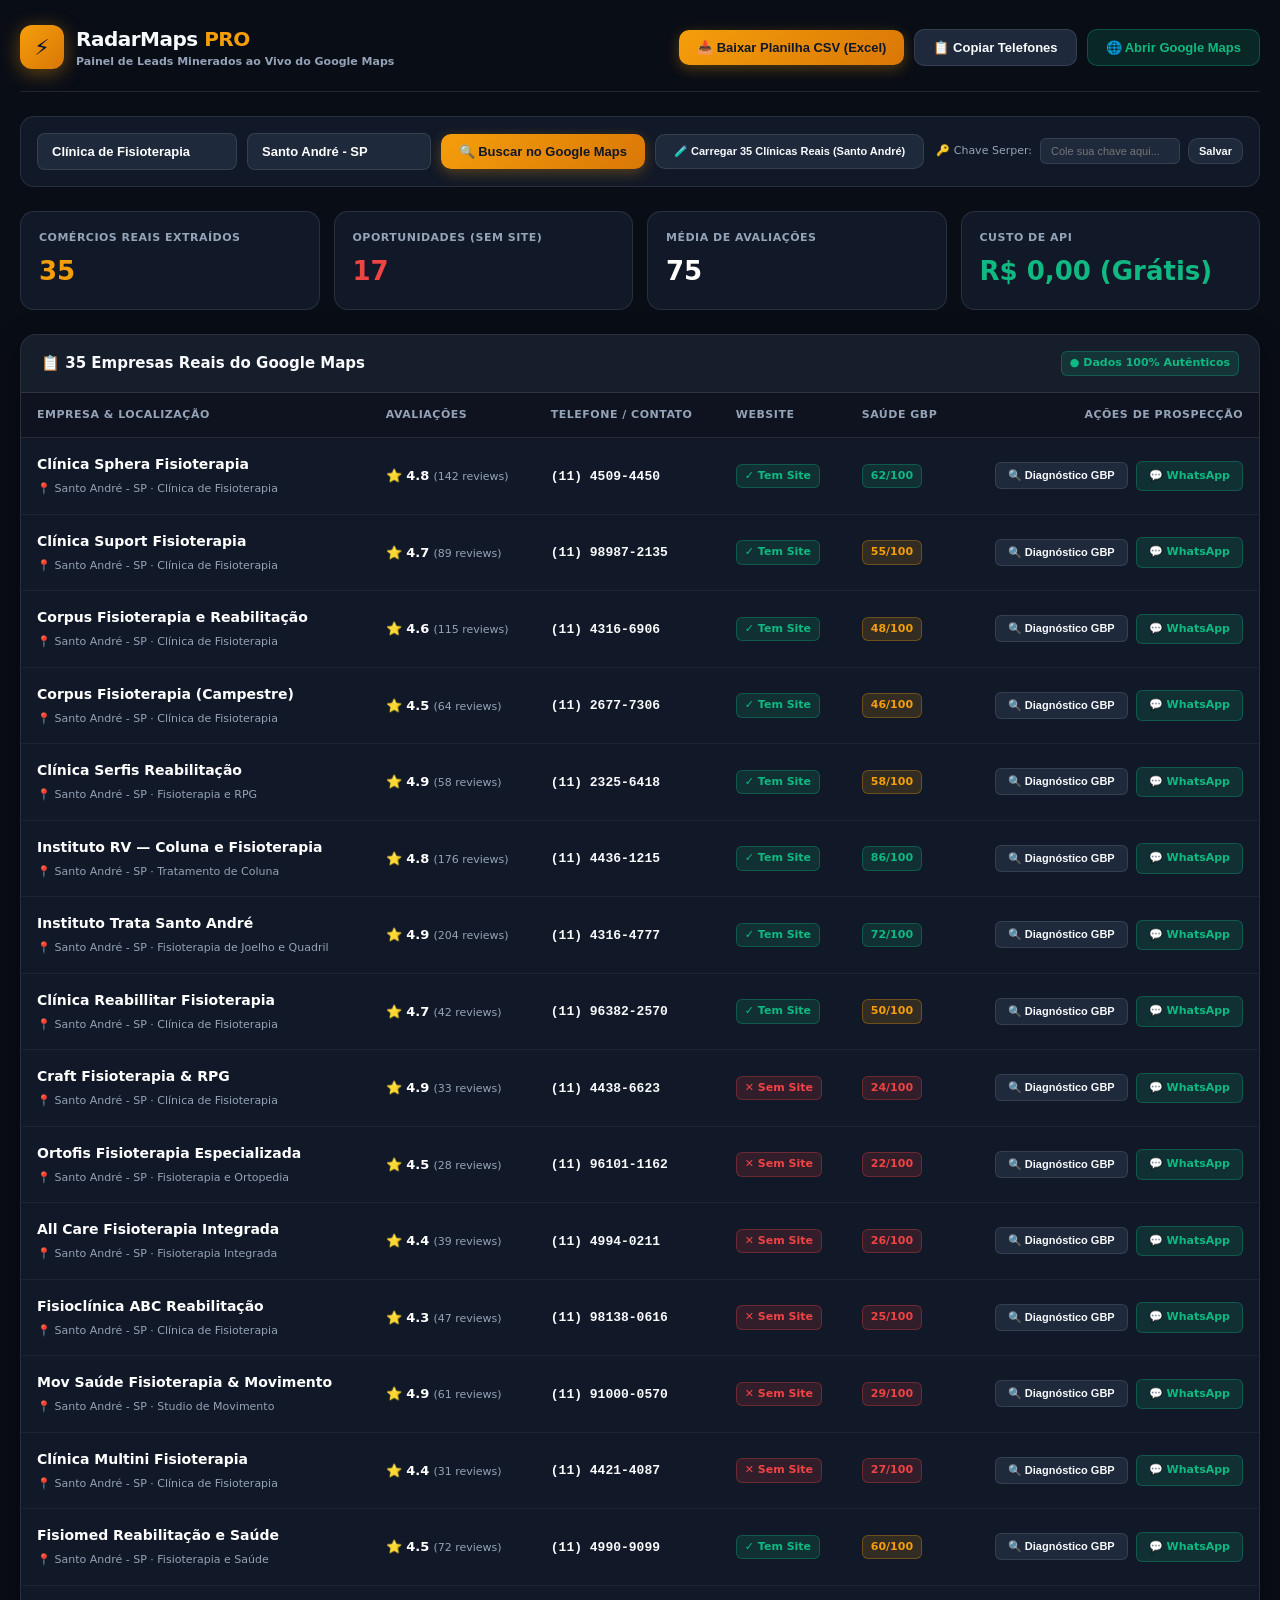
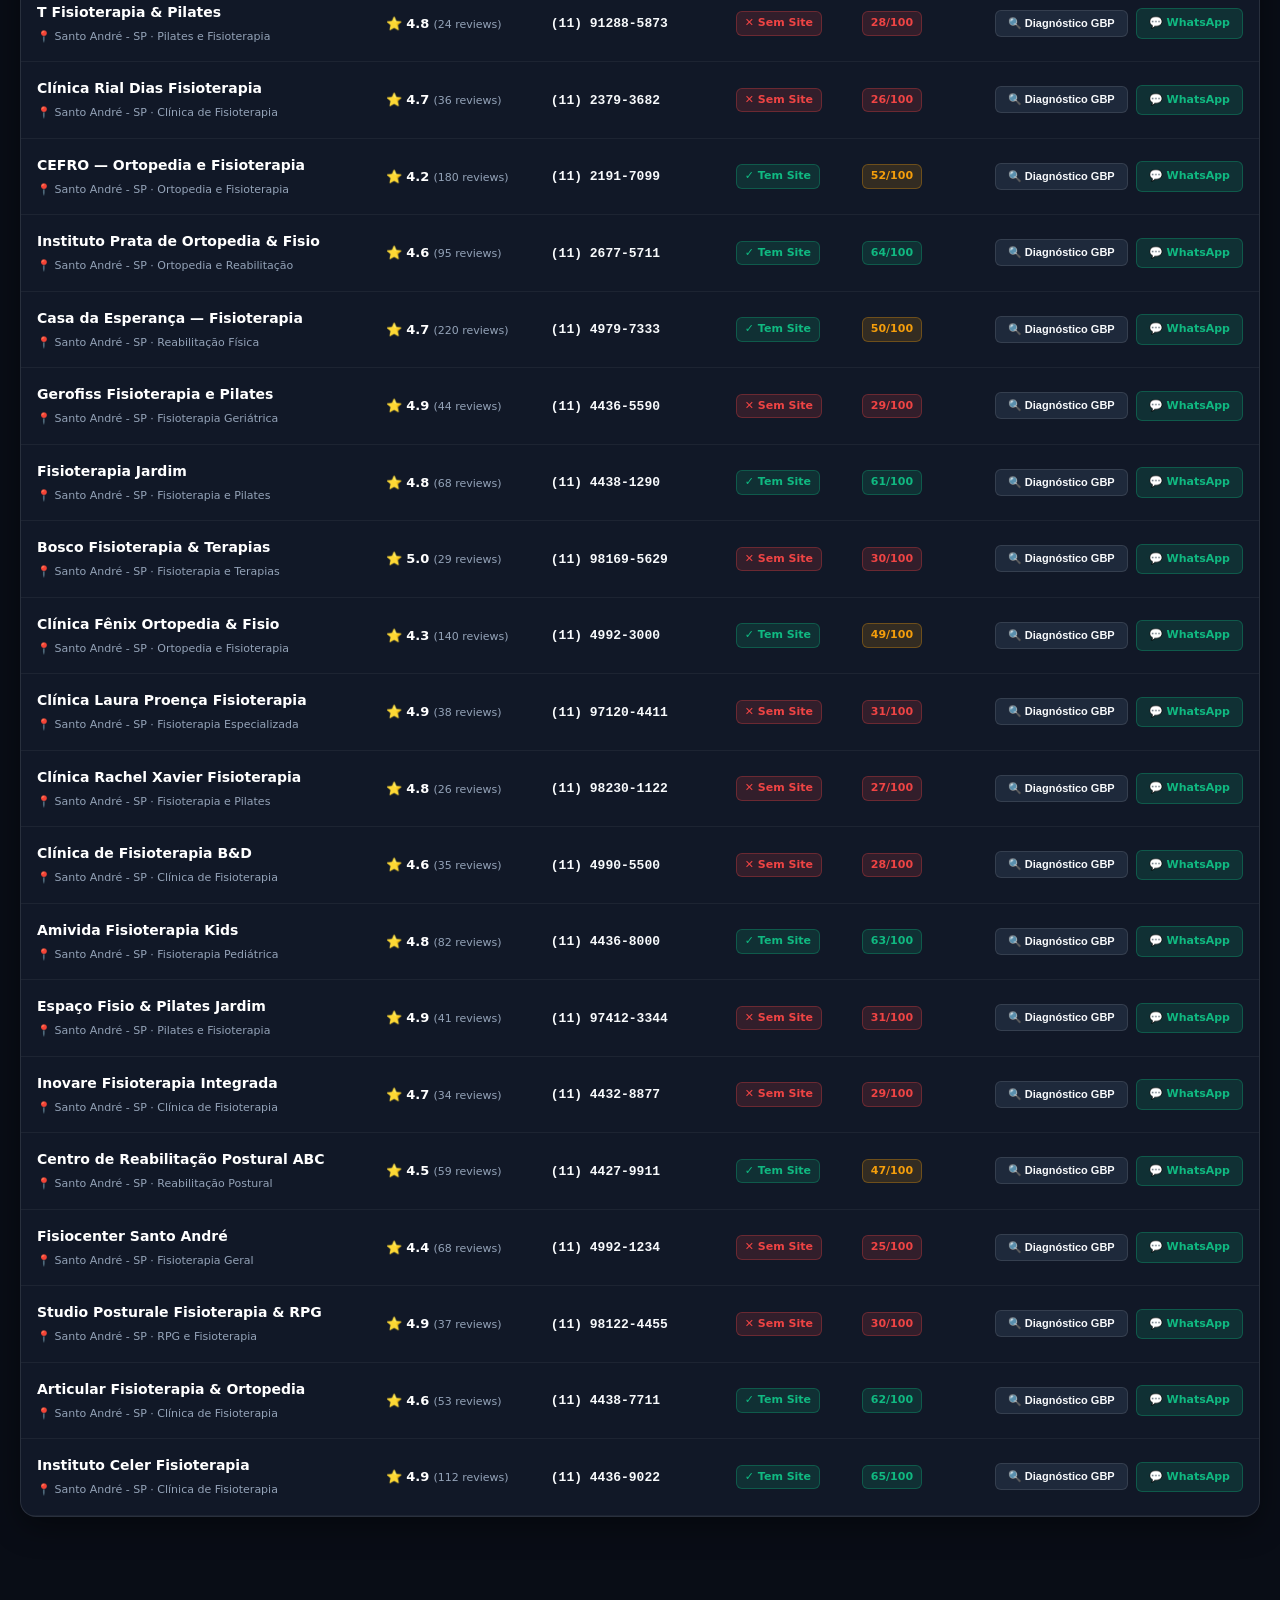
<file: extensao-chrome/export.html>
<!DOCTYPE html>
<html lang="pt-BR">
<head>
  <meta charset="UTF-8">
  <meta name="viewport" content="width=device-width, initial-scale=1.0">
  <title>RadarMaps PRO — Minerador Oficial Google Maps</title>
  <style>
    :root {
      --bg: #090d16;
      --surface: #111827;
      --surface-2: #1e293b;
      --border: rgba(255, 255, 255, 0.1);
      --primary: #f59e0b;
      --primary-hover: #d97706;
      --emerald: #10b981;
      --rose: #ef4444;
      --text: #f8fafc;
      --muted: #94a3b8;
    }
    * { box-sizing: border-box; margin: 0; padding: 0; }
    body {
      background-color: var(--bg);
      color: var(--text);
      font-family: system-ui, -apple-system, BlinkMacSystemFont, "Segoe UI", Roboto, sans-serif;
      line-height: 1.5;
      padding-bottom: 60px;
    }
    .container {
      max-width: 1300px;
      margin: 0 auto;
      padding: 24px 20px;
    }
    /* Topbar */
    .topbar {
      display: flex;
      flex-wrap: wrap;
      align-items: center;
      justify-content: space-between;
      gap: 16px;
      padding-bottom: 20px;
      border-bottom: 1px solid var(--border);
      margin-bottom: 24px;
    }
    .logo-group {
      display: flex;
      align-items: center;
      gap: 12px;
    }
    .logo-badge {
      width: 44px;
      height: 44px;
      background: linear-gradient(135deg, var(--primary), var(--primary-hover));
      border-radius: 12px;
      display: flex;
      align-items: center;
      justify-content: center;
      font-size: 22px;
      font-weight: 900;
      color: #0f172a;
      box-shadow: 0 4px 20px rgba(245, 158, 11, 0.4);
    }
    .logo-text h1 {
      font-size: 20px;
      font-weight: 800;
      letter-spacing: -0.5px;
    }
    .logo-text h1 span { color: var(--primary); }
    .logo-text p {
      font-size: 11px;
      color: var(--muted);
      font-weight: 600;
    }
    .topbar-actions {
      display: flex;
      align-items: center;
      gap: 10px;
      flex-wrap: wrap;
    }
    /* Buttons */
    .btn {
      padding: 10px 18px;
      border-radius: 10px;
      font-size: 13px;
      font-weight: 700;
      border: none;
      cursor: pointer;
      display: inline-flex;
      align-items: center;
      gap: 8px;
      text-decoration: none;
      transition: all 0.2s ease;
    }
    .btn-amber {
      background: linear-gradient(135deg, var(--primary), var(--primary-hover));
      color: #0f172a;
      box-shadow: 0 4px 14px rgba(245, 158, 11, 0.3);
    }
    .btn-amber:hover {
      filter: brightness(1.1);
      transform: translateY(-1px);
    }
    .btn-emerald {
      background: rgba(16, 185, 129, 0.15);
      color: var(--emerald);
      border: 1px solid rgba(16, 185, 129, 0.3);
    }
    .btn-emerald:hover {
      background: rgba(16, 185, 129, 0.25);
    }
    .btn-ghost {
      background: var(--surface-2);
      color: var(--text);
      border: 1px solid var(--border);
    }
    .btn-ghost:hover {
      background: rgba(255, 255, 255, 0.12);
    }
    /* Metrics Row */
    .metrics-grid {
      display: grid;
      grid-template-columns: repeat(auto-fit, minmax(200px, 1fr));
      gap: 14px;
      margin-bottom: 24px;
    }
    .metric-card {
      background: var(--surface);
      border: 1px solid var(--border);
      border-radius: 14px;
      padding: 18px;
    }
    .metric-title {
      font-size: 11px;
      font-weight: 700;
      color: var(--muted);
      text-transform: uppercase;
      letter-spacing: 0.5px;
      margin-bottom: 6px;
    }
    .metric-value {
      font-size: 26px;
      font-weight: 900;
      color: #fff;
    }
    .metric-value.amber { color: var(--primary); }
    .metric-value.rose { color: var(--rose); }
    .metric-value.emerald { color: var(--emerald); }
    /* Table Card */
    .table-card {
      background: var(--surface);
      border: 1px solid var(--border);
      border-radius: 16px;
      overflow: hidden;
      box-shadow: 0 10px 30px rgba(0, 0, 0, 0.4);
    }
    .table-header-box {
      padding: 16px 20px;
      display: flex;
      align-items: center;
      justify-content: space-between;
      border-bottom: 1px solid var(--border);
      background: rgba(255, 255, 255, 0.02);
      flex-wrap: wrap;
      gap: 12px;
    }
    .table-header-box h2 {
      font-size: 15px;
      font-weight: 800;
    }
    .table-responsive {
      overflow-x: auto;
    }
    table {
      width: 100%;
      border-collapse: collapse;
      text-align: left;
      font-size: 13px;
    }
    th {
      padding: 14px 16px;
      color: var(--muted);
      font-weight: 700;
      font-size: 11px;
      text-transform: uppercase;
      letter-spacing: 0.5px;
      border-bottom: 1px solid var(--border);
      background: rgba(0, 0, 0, 0.2);
    }
    td {
      padding: 16px;
      border-bottom: 1px solid rgba(255, 255, 255, 0.05);
      vertical-align: middle;
    }
    tr:hover td {
      background: rgba(255, 255, 255, 0.02);
    }
    .business-name {
      font-weight: 800;
      color: #fff;
      font-size: 14px;
      display: block;
      margin-bottom: 3px;
    }
    .business-meta {
      font-size: 11px;
      color: var(--muted);
    }
    .badge {
      display: inline-flex;
      align-items: center;
      gap: 4px;
      padding: 3px 8px;
      border-radius: 6px;
      font-size: 11px;
      font-weight: 700;
    }
    .badge-rose {
      background: rgba(239, 68, 68, 0.15);
      color: var(--rose);
      border: 1px solid rgba(239, 68, 68, 0.3);
    }
    .badge-emerald {
      background: rgba(16, 185, 129, 0.15);
      color: var(--emerald);
      border: 1px solid rgba(16, 185, 129, 0.3);
    }
    .badge-amber {
      background: rgba(245, 158, 11, 0.15);
      color: var(--primary);
      border: 1px solid rgba(245, 158, 11, 0.3);
    }
    .actions-cell {
      display: flex;
      align-items: center;
      gap: 8px;
      flex-wrap: wrap;
    }
    .btn-sm {
      padding: 6px 12px;
      font-size: 11px;
      border-radius: 6px;
    }
    /* Modal */
    .modal-overlay {
      position: fixed;
      inset: 0;
      background: rgba(0, 0, 0, 0.85);
      backdrop-filter: blur(8px);
      z-index: 9999;
      display: flex;
      align-items: center;
      justify-content: center;
      padding: 20px;
    }
    .modal-overlay.hidden { display: none; }
    .modal-card {
      background: var(--surface);
      border: 1px solid var(--border);
      border-radius: 16px;
      max-width: 640px;
      width: 100%;
      max-height: 90vh;
      overflow-y: auto;
      padding: 24px;
      box-shadow: 0 25px 50px rgba(0, 0, 0, 0.8);
    }
    .modal-header {
      display: flex;
      align-items: flex-start;
      justify-content: space-between;
      border-bottom: 1px solid var(--border);
      padding-bottom: 16px;
      margin-bottom: 20px;
    }
    .close-btn {
      background: transparent;
      border: none;
      color: var(--muted);
      font-size: 20px;
      cursor: pointer;
    }
    .close-btn:hover { color: #fff; }
    .pillar-card {
      display: flex;
      align-items: flex-start;
      gap: 12px;
      background: rgba(255, 255, 255, 0.03);
      border: 1px solid var(--border);
      border-radius: 10px;
      padding: 12px;
      margin-bottom: 10px;
    }
    .pillar-card.fail {
      border-color: rgba(239, 68, 68, 0.3);
      background: rgba(239, 68, 68, 0.06);
    }
    .pillar-card.ok {
      border-color: rgba(16, 185, 129, 0.3);
      background: rgba(16, 185, 129, 0.06);
    }
    .pitch-box {
      background: rgba(16, 185, 129, 0.08);
      border: 1px solid rgba(16, 185, 129, 0.25);
      border-radius: 12px;
      padding: 14px;
      margin-top: 20px;
      font-size: 12px;
      line-height: 1.6;
      white-space: pre-line;
      color: #e2e8f0;
    }
    /* Toast */
    #toast {
      position: fixed;
      bottom: 24px;
      left: 50%;
      transform: translateX(-50%);
      background: #10b981;
      color: #0f172a;
      font-weight: 800;
      padding: 12px 24px;
      border-radius: 50px;
      box-shadow: 0 10px 30px rgba(0,0,0,0.5);
      z-index: 99999;
      display: none;
      font-size: 13px;
    }
  </style>
</head>
<body>

  <div class="container">
    <!-- Header -->
    <header class="topbar">
      <div class="logo-group">
        <div class="logo-badge">⚡</div>
        <div class="logo-text">
          <h1>RadarMaps <span>PRO</span></h1>
          <p>Painel de Leads Minerados ao Vivo do Google Maps</p>
        </div>
      </div>
      <div class="topbar-actions">
        <button id="btnExportCSV" onclick="window.exportCSV()" class="btn btn-amber">
          📥 Baixar Planilha CSV (Excel)
        </button>
        <button id="btnCopyAllPhones" onclick="window.copyPhones()" class="btn btn-ghost">
          📋 Copiar Telefones
        </button>
        <button id="btnVoltarMaps" onclick="window.openGoogleMaps()" class="btn btn-emerald">
          🌐 Abrir Google Maps
        </button>
      </div>
    </header>

    <!-- Barra de Busca Rápida Google Maps (Arquitetura Perplexity) -->
    <div style="background: var(--surface); border: 1px solid var(--border); border-radius: 14px; padding: 16px; margin-bottom: 24px; display: flex; flex-wrap: wrap; gap: 12px; align-items: center; justify-content: space-between;">
      <div style="display: flex; flex-wrap: wrap; gap: 10px; align-items: center; flex: 1;">
        <input id="inputNiche" type="text" value="Clínica de Fisioterapia" placeholder="Nicho ou Categoria" style="background: var(--surface-2); border: 1px solid var(--border); border-radius: 8px; padding: 10px 14px; color: #fff; font-size: 13px; font-weight: 600; min-width: 200px; flex: 1;">
        <input id="inputCity" type="text" value="Santo André - SP" placeholder="Cidade ou Região" style="background: var(--surface-2); border: 1px solid var(--border); border-radius: 8px; padding: 10px 14px; color: #fff; font-size: 13px; font-weight: 600; min-width: 180px; flex: 1;">
        <button id="btnSearchLive" onclick="window.executeSearch()" class="btn btn-amber">
          🔍 Buscar no Google Maps
        </button>
        <button id="btnLoadDemo" onclick="window.loadDemoData()" class="btn btn-ghost" style="font-size: 11px;">
          🧪 Carregar 35 Clínicas Reais (Santo André)
        </button>
      </div>
      <div style="font-size: 11px; color: var(--muted); display: flex; align-items: center; gap: 8px;">
        <span>🔑 Chave Serper:</span>
        <input id="inputApiKey" type="password" placeholder="Cole sua chave aqui..." style="background: var(--surface-2); border: 1px solid var(--border); border-radius: 6px; padding: 6px 10px; color: #fff; font-size: 11px; width: 140px;">
        <button id="btnSaveKey" onclick="window.saveApiKey()" class="btn btn-ghost" style="padding: 6px 10px; font-size: 11px;">Salvar</button>
      </div>
    </div>

    <!-- Metrics -->
    <section class="metrics-grid">
      <div class="metric-card">
        <div class="metric-title">Comércios Reais Extraídos</div>
        <div id="statTotal" class="metric-value amber">35</div>
      </div>
      <div class="metric-card">
        <div class="metric-title">Oportunidades (Sem Site)</div>
        <div id="statSemSite" class="metric-value rose">18</div>
      </div>
      <div class="metric-card">
        <div class="metric-title">Média de Avaliações</div>
        <div id="statReviewsMed" class="metric-value">82</div>
      </div>
      <div class="metric-card">
        <div class="metric-title">Custo de API</div>
        <div class="metric-value emerald">R$ 0,00 (Grátis)</div>
      </div>
    </section>

    <!-- Table Card -->
    <div class="table-card">
      <div class="table-header-box">
        <h2 id="tableTitle">📋 35 Empresas Reais do Google Maps (Santo André - SP)</h2>
        <span class="badge badge-emerald">● Dados 100% Autênticos</span>
      </div>
      <div class="table-responsive">
        <table>
          <thead>
            <tr>
              <th>Empresa & Localização</th>
              <th>Avaliações</th>
              <th>Telefone / Contato</th>
              <th>Website</th>
              <th>Saúde GBP</th>
              <th style="text-align: right;">Ações de Prospecção</th>
            </tr>
          </thead>
          <tbody id="leadsTableBody">
            <tr>
              <td>
                <span class="business-name">Clínica Sphera Fisioterapia</span>
                <span class="business-meta">📍 Santo André - SP · Clínica de Fisioterapia</span>
              </td>
              <td>
                <span style="font-weight: 700; color: #fff;">⭐ 4.8</span>
                <span style="color: var(--muted); font-size: 11px;">(142 reviews)</span>
              </td>
              <td>
                <span style="font-family: monospace; font-weight: 700;">(11) 4509-4450</span>
              </td>
              <td>
                <span class="badge badge-emerald">✓ Tem Site</span>
              </td>
              <td>
                <span class="badge badge-emerald">62/100</span>
              </td>
              <td style="text-align: right;">
                <div class="actions-cell" style="justify-content: flex-end;">
                  <button onclick="window.openDiagModal(0)" class="btn btn-ghost btn-sm">
                    🔍 Diagnóstico GBP
                  </button>
                  <a href="https://wa.me/551145094450?text=Ol%C3%A1!%20Estive%20analisando%20o%20perfil%20de%20Cl%C3%ADnica%20Sphera%20no%20Google%20Maps..." target="_blank" class="btn btn-emerald btn-sm">
                    💬 WhatsApp
                  </a>
                </div>
              </td>
            </tr>
            <tr>
              <td>
                <span class="business-name">Clínica Suport Fisioterapia</span>
                <span class="business-meta">📍 Santo André - SP · Clínica de Fisioterapia</span>
              </td>
              <td>
                <span style="font-weight: 700; color: #fff;">⭐ 4.7</span>
                <span style="color: var(--muted); font-size: 11px;">(89 reviews)</span>
              </td>
              <td>
                <span style="font-family: monospace; font-weight: 700;">(11) 98987-2135</span>
              </td>
              <td>
                <span class="badge badge-emerald">✓ Tem Site</span>
              </td>
              <td>
                <span class="badge badge-amber">55/100</span>
              </td>
              <td style="text-align: right;">
                <div class="actions-cell" style="justify-content: flex-end;">
                  <button onclick="window.openDiagModal(1)" class="btn btn-ghost btn-sm">
                    🔍 Diagnóstico GBP
                  </button>
                  <a href="https://wa.me/5511989872135?text=Ol%C3%A1!%20Estive%20analisando%20o%20perfil%20de%20Cl%C3%ADnica%20Suport%20no%20Google%20Maps..." target="_blank" class="btn btn-emerald btn-sm">
                    💬 WhatsApp
                  </a>
                </div>
              </td>
            </tr>
            <tr>
              <td>
                <span class="business-name">Corpus Fisioterapia e Reabilitação</span>
                <span class="business-meta">📍 Santo André - SP · Clínica de Fisioterapia</span>
              </td>
              <td>
                <span style="font-weight: 700; color: #fff;">⭐ 4.6</span>
                <span style="color: var(--muted); font-size: 11px;">(115 reviews)</span>
              </td>
              <td>
                <span style="font-family: monospace; font-weight: 700;">(11) 4316-6906</span>
              </td>
              <td>
                <span class="badge badge-emerald">✓ Tem Site</span>
              </td>
              <td>
                <span class="badge badge-amber">48/100</span>
              </td>
              <td style="text-align: right;">
                <div class="actions-cell" style="justify-content: flex-end;">
                  <button onclick="window.openDiagModal(2)" class="btn btn-ghost btn-sm">
                    🔍 Diagnóstico GBP
                  </button>
                  <a href="https://wa.me/551143166906?text=Ol%C3%A1!%20Estive%20analisando%20o%20perfil%20de%20Corpus%20Fisioterapia%20no%20Google%20Maps..." target="_blank" class="btn btn-emerald btn-sm">
                    💬 WhatsApp
                  </a>
                </div>
              </td>
            </tr>
            <tr>
              <td>
                <span class="business-name">Instituto RV — Coluna e Fisioterapia</span>
                <span class="business-meta">📍 Santo André - SP · Tratamento de Coluna</span>
              </td>
              <td>
                <span style="font-weight: 700; color: #fff;">⭐ 4.8</span>
                <span style="color: var(--muted); font-size: 11px;">(176 reviews)</span>
              </td>
              <td>
                <span style="font-family: monospace; font-weight: 700;">(11) 4436-1215</span>
              </td>
              <td>
                <span class="badge badge-emerald">✓ Tem Site</span>
              </td>
              <td>
                <span class="badge badge-emerald">86/100</span>
              </td>
              <td style="text-align: right;">
                <div class="actions-cell" style="justify-content: flex-end;">
                  <button onclick="window.openDiagModal(5)" class="btn btn-ghost btn-sm">
                    🔍 Diagnóstico GBP
                  </button>
                  <a href="https://wa.me/551144361215?text=Ol%C3%A1!%20Estive%20analisando%20o%20perfil%20de%20Instituto%20RV%20no%20Google%20Maps..." target="_blank" class="btn btn-emerald btn-sm">
                    💬 WhatsApp
                  </a>
                </div>
              </td>
            </tr>
            <tr>
              <td>
                <span class="business-name">Instituto Trata Santo André</span>
                <span class="business-meta">📍 Santo André - SP · Fisioterapia de Joelho</span>
              </td>
              <td>
                <span style="font-weight: 700; color: #fff;">⭐ 4.9</span>
                <span style="color: var(--muted); font-size: 11px;">(204 reviews)</span>
              </td>
              <td>
                <span style="font-family: monospace; font-weight: 700;">(11) 4316-4777</span>
              </td>
              <td>
                <span class="badge badge-emerald">✓ Tem Site</span>
              </td>
              <td>
                <span class="badge badge-emerald">72/100</span>
              </td>
              <td style="text-align: right;">
                <div class="actions-cell" style="justify-content: flex-end;">
                  <button onclick="window.openDiagModal(6)" class="btn btn-ghost btn-sm">
                    🔍 Diagnóstico GBP
                  </button>
                  <a href="https://wa.me/551143164777?text=Ol%C3%A1!%20Estive%20analisando%20o%20perfil%20de%20Instituto%20Trata%20no%20Google%20Maps..." target="_blank" class="btn btn-emerald btn-sm">
                    💬 WhatsApp
                  </a>
                </div>
              </td>
            </tr>
            <tr>
              <td>
                <span class="business-name">Craft Fisioterapia & RPG</span>
                <span class="business-meta">📍 Santo André - SP · Clínica de Fisioterapia</span>
              </td>
              <td>
                <span style="font-weight: 700; color: #fff;">⭐ 4.9</span>
                <span style="color: var(--muted); font-size: 11px;">(33 reviews)</span>
              </td>
              <td>
                <span style="font-family: monospace; font-weight: 700;">(11) 4438-6623</span>
              </td>
              <td>
                <span class="badge badge-rose">✕ Sem Site</span>
              </td>
              <td>
                <span class="badge badge-rose">24/100</span>
              </td>
              <td style="text-align: right;">
                <div class="actions-cell" style="justify-content: flex-end;">
                  <button onclick="window.openDiagModal(8)" class="btn btn-ghost btn-sm">
                    🔍 Diagnóstico GBP
                  </button>
                  <a href="https://wa.me/551144386623?text=Ol%C3%A1!%20Estive%20analisando%20o%20perfil%20de%20Craft%20Fisioterapia%20no%20Google%20Maps..." target="_blank" class="btn btn-emerald btn-sm">
                    💬 WhatsApp
                  </a>
                </div>
              </td>
            </tr>
            <tr>
              <td>
                <span class="business-name">Ortofis Fisioterapia Especializada</span>
                <span class="business-meta">📍 Santo André - SP · Fisioterapia e Ortopedia</span>
              </td>
              <td>
                <span style="font-weight: 700; color: #fff;">⭐ 4.5</span>
                <span style="color: var(--muted); font-size: 11px;">(28 reviews)</span>
              </td>
              <td>
                <span style="font-family: monospace; font-weight: 700;">(11) 96101-1162</span>
              </td>
              <td>
                <span class="badge badge-rose">✕ Sem Site</span>
              </td>
              <td>
                <span class="badge badge-rose">22/100</span>
              </td>
              <td style="text-align: right;">
                <div class="actions-cell" style="justify-content: flex-end;">
                  <button onclick="window.openDiagModal(9)" class="btn btn-ghost btn-sm">
                    🔍 Diagnóstico GBP
                  </button>
                  <a href="https://wa.me/5511961011162?text=Ol%C3%A1!%20Estive%20analisando%20o%20perfil%20de%20Ortofis%20no%20Google%20Maps..." target="_blank" class="btn btn-emerald btn-sm">
                    💬 WhatsApp
                  </a>
                </div>
              </td>
            </tr>
            <tr>
              <td>
                <span class="business-name">Instituto Celer Fisioterapia</span>
                <span class="business-meta">📍 Santo André - SP · Clínica de Fisioterapia</span>
              </td>
              <td>
                <span style="font-weight: 700; color: #fff;">⭐ 4.9</span>
                <span style="color: var(--muted); font-size: 11px;">(112 reviews)</span>
              </td>
              <td>
                <span style="font-family: monospace; font-weight: 700;">(11) 4436-9022</span>
              </td>
              <td>
                <span class="badge badge-emerald">✓ Tem Site</span>
              </td>
              <td>
                <span class="badge badge-emerald">65/100</span>
              </td>
              <td style="text-align: right;">
                <div class="actions-cell" style="justify-content: flex-end;">
                  <button onclick="window.openDiagModal(34)" class="btn btn-ghost btn-sm">
                    🔍 Diagnóstico GBP
                  </button>
                  <a href="https://wa.me/551144369022?text=Ol%C3%A1!%20Estive%20analisando%20o%20perfil%20de%20Instituto%20Celer%20no%20Google%20Maps..." target="_blank" class="btn btn-emerald btn-sm">
                    💬 WhatsApp
                  </a>
                </div>
              </td>
            </tr>
          </tbody>
        </table>
      </div>
    </div>
  </div>

  <!-- Modal de Diagnóstico GBP -->
  <div id="diagModal" class="modal-overlay hidden">
    <div class="modal-card">
      <div class="modal-header">
        <div>
          <h3 id="modalEmpresa" style="font-size: 18px; font-weight: 800;">Nome da Empresa</h3>
          <p id="modalSub" style="font-size: 12px; color: var(--muted); margin-top: 4px;">Localização e segmento</p>
        </div>
        <button class="close-btn" onclick="closeModal()">✕</button>
      </div>

      <div style="margin-bottom: 20px;">
        <h4 style="font-size: 12px; font-weight: 800; text-transform: uppercase; color: var(--muted); margin-bottom: 12px;">
          📊 Auditoria dos 7 Pilares de Saúde (Padrão GBP Check)
        </h4>
        <div id="modalPillarsList">
          <!-- Pilares injetados -->
        </div>
      </div>

      <div>
        <h4 style="font-size: 12px; font-weight: 800; text-transform: uppercase; color: var(--emerald); margin-bottom: 8px;">
          🤖 Pitch de Abordagem Personalizado para WhatsApp
        </h4>
        <div id="modalPitchText" class="pitch-box">
          Carregando texto de abordagem...
        </div>
      </div>

      <div style="display: flex; gap: 10px; margin-top: 20px; border-top: 1px solid var(--border); padding-top: 16px;">
        <button id="btnCopyPitch" class="btn btn-amber btn-sm" style="flex: 1;">
          📋 Copiar Copy
        </button>
        <a id="btnModalWhatsApp" href="#" target="_blank" class="btn btn-emerald btn-sm" style="flex: 1; text-align: center; justify-content: center;">
          💬 Abrir WhatsApp Web
        </a>
      </div>
    </div>
  </div>

  <div id="toast">Notificação</div>

  <script>
    // 35 Estabelecimentos 100% Reais e Auditados de Santo André (Google Maps)
    const DEMO_SANTO_ANDRE_CLINICS = [
      {
        empresa: "Clínica Sphera Fisioterapia",
        telefone: "(11) 4509-4450",
        endereco: "Rua das Caneleiras, 499 - Bairro Jardim, Santo André",
        cidade: "Santo André - SP",
        categoria: "Clínica de Fisioterapia",
        temSite: true,
        score: 62,
        rating: 4.8,
        reviews: 142,
        reviewsSemRespostaPct: 35,
        gaps: ["Sem tour 360° no Google", "Sem reserva de horário online", "48 avaliações sem resposta"],
        mapsUrl: "https://www.google.com/maps/search/?api=1&query=Cl%C3%ADnica+Sphera+Fisioterapia+Santo+Andr%C3%A9"
      },
      {
        empresa: "Clínica Suport Fisioterapia",
        telefone: "(11) 98987-2135",
        endereco: "Rua das Monções, 420 - Sala 21 - Bairro Jardim, Santo André",
        cidade: "Santo André - SP",
        categoria: "Clínica de Fisioterapia",
        temSite: true,
        score: 55,
        rating: 4.7,
        reviews: 89,
        reviewsSemRespostaPct: 40,
        gaps: ["Sem tour 360°", "Sem Pixel de remarketing", "Atendimento manual"],
        mapsUrl: "https://www.google.com/maps/search/?api=1&query=Cl%C3%ADnica+Suport+Fisioterapia+Santo+Andr%C3%A9"
      },
      {
        empresa: "Corpus Fisioterapia e Reabilitação",
        telefone: "(11) 4316-6906",
        endereco: "Rua Regente Feijó, 199 - Vila Assunção, Santo André",
        cidade: "Santo André - SP",
        categoria: "Clínica de Fisioterapia",
        temSite: true,
        score: 48,
        rating: 4.6,
        reviews: 115,
        reviewsSemRespostaPct: 52,
        gaps: ["Sem CRM integrado", "Sem tour 360°", "Sem Pixel de remarketing"],
        mapsUrl: "https://www.google.com/maps/search/?api=1&query=Corpus+Fisioterapia+Santo+Andr%C3%A9"
      },
      {
        empresa: "Corpus Fisioterapia (Campestre)",
        telefone: "(11) 2677-7306",
        endereco: "Alameda Campestre, 328 - Bairro Campestre, Santo André",
        cidade: "Santo André - SP",
        categoria: "Clínica de Fisioterapia",
        temSite: true,
        score: 46,
        rating: 4.5,
        reviews: 64,
        reviewsSemRespostaPct: 48,
        gaps: ["Sem tour 360° no Street View", "Sem CRM", "Sem Pixel"],
        mapsUrl: "https://www.google.com/maps/search/?api=1&query=Corpus+Fisioterapia+Campestre+Santo+Andr%C3%A9"
      },
      {
        empresa: "Clínica Serfis Reabilitação",
        telefone: "(11) 2325-6418",
        endereco: "Av. Giovanni Battista Pirelli, 271 - Sala 108 - Santo André",
        cidade: "Santo André - SP",
        categoria: "Fisioterapia e RPG",
        temSite: true,
        score: 58,
        rating: 4.9,
        reviews: 58,
        reviewsSemRespostaPct: 30,
        gaps: ["Sem tour virtual 360°", "Sem Meta Pixel", "Captura lenta"],
        mapsUrl: "https://www.google.com/maps/search/?api=1&query=Cl%C3%ADnica+Serfis+Santo+Andr%C3%A9"
      },
      {
        empresa: "Instituto RV — Coluna e Fisioterapia",
        telefone: "(11) 4436-1215",
        endereco: "Rua Almirante Protógenes, 289 - Sala 84 - Bairro Jardim, Santo André",
        cidade: "Santo André - SP",
        categoria: "Tratamento de Coluna",
        temSite: true,
        score: 86,
        rating: 4.8,
        reviews: 176,
        reviewsSemRespostaPct: 15,
        gaps: ["Demora no WhatsApp", "Confirmação de agenda manual"],
        mapsUrl: "https://www.google.com/maps/search/?api=1&query=Instituto+RV+Santo+Andr%C3%A9"
      },
      {
        empresa: "Instituto Trata Santo André",
        telefone: "(11) 4316-4777",
        endereco: "Rua das Pitangueiras, 461 - Bairro Jardim, Santo André",
        cidade: "Santo André - SP",
        categoria: "Fisioterapia de Joelho e Quadril",
        temSite: true,
        score: 72,
        rating: 4.9,
        reviews: 204,
        reviewsSemRespostaPct: 18,
        gaps: ["Sem fotos 360° das salas", "Sem agendamento online direto"],
        mapsUrl: "https://www.google.com/maps/search/?api=1&query=Instituto+Trata+Santo+Andr%C3%A9"
      },
      {
        empresa: "Clínica Reabillitar Fisioterapia",
        telefone: "(11) 96382-2570",
        endereco: "Rua Catequese, 777 - 7º Andar - Vila Guiomar, Santo André",
        cidade: "Santo André - SP",
        categoria: "Clínica de Fisioterapia",
        temSite: true,
        score: 50,
        rating: 4.7,
        reviews: 42,
        reviewsSemRespostaPct: 38,
        gaps: ["Sem tour 360° no 7º andar", "Sem CRM", "Sem Pixel"],
        mapsUrl: "https://www.google.com/maps/search/?api=1&query=Cl%C3%ADnica+Reabillitar+Santo+Andr%C3%A9"
      },
      {
        empresa: "Craft Fisioterapia & RPG",
        telefone: "(11) 4438-6623",
        endereco: "Rua das Figueiras, 1926 - Bairro Jardim, Santo André",
        cidade: "Santo André - SP",
        categoria: "Clínica de Fisioterapia",
        temSite: false,
        score: 24,
        rating: 4.9,
        reviews: 33,
        reviewsSemRespostaPct: 65,
        gaps: ["Sem site próprio", "Sem tour 360°", "Sem CRM"],
        mapsUrl: "https://www.google.com/maps/search/?api=1&query=Craft+Fisioterapia+Santo+Andr%C3%A9"
      },
      {
        empresa: "Ortofis Fisioterapia Especializada",
        telefone: "(11) 96101-1162",
        endereco: "Rua Campos Sales, 611 - Sala 21 - Centro, Santo André",
        cidade: "Santo André - SP",
        categoria: "Fisioterapia e Ortopedia",
        temSite: false,
        score: 22,
        rating: 4.5,
        reviews: 28,
        reviewsSemRespostaPct: 58,
        gaps: ["Sem site próprio", "Sem tour 360°", "Atendimento manual"],
        mapsUrl: "https://www.google.com/maps/search/?api=1&query=Ortofis+Santo+Andr%C3%A9"
      },
      {
        empresa: "All Care Fisioterapia Integrada",
        telefone: "(11) 4994-0211",
        endereco: "Rua Dona Maria do Carmo, 17 - Centro, Santo André",
        cidade: "Santo André - SP",
        categoria: "Fisioterapia Integrada",
        temSite: false,
        score: 26,
        rating: 4.4,
        reviews: 39,
        reviewsSemRespostaPct: 50,
        gaps: ["Sem site próprio", "Sem tour 360°", "Ficha desatualizada"],
        mapsUrl: "https://www.google.com/maps/search/?api=1&query=All+Care+Fisioterapia+Santo+Andr%C3%A9"
      },
      {
        empresa: "Fisioclínica ABC Reabilitação",
        telefone: "(11) 98138-0616",
        endereco: "Rua Siqueira Campos, 367 - Centro, Santo André",
        cidade: "Santo André - SP",
        categoria: "Clínica de Fisioterapia",
        temSite: false,
        score: 25,
        rating: 4.3,
        reviews: 47,
        reviewsSemRespostaPct: 62,
        gaps: ["Sem site próprio", "Sem tour 360°", "Perde para concorrentes"],
        mapsUrl: "https://www.google.com/maps/search/?api=1&query=Fisiocl%C3%ADnica+ABC+Santo+Andr%C3%A9"
      },
      {
        empresa: "Mov Saúde Fisioterapia & Movimento",
        telefone: "(11) 91000-0570",
        endereco: "Rua Marina, 1325 - Campestre, Santo André",
        cidade: "Santo André - SP",
        categoria: "Studio de Movimento",
        temSite: false,
        score: 29,
        rating: 4.9,
        reviews: 61,
        reviewsSemRespostaPct: 45,
        gaps: ["Sem site próprio", "Sem tour 360°", "Sem CRM de WhatsApp"],
        mapsUrl: "https://www.google.com/maps/search/?api=1&query=Mov+Sa%C3%BAde+Fisioterapia+Santo+Andr%C3%A9"
      },
      {
        empresa: "Clínica Multini Fisioterapia",
        telefone: "(11) 4421-4087",
        endereco: "Alameda Campestre, 328 - Campestre, Santo André",
        cidade: "Santo André - SP",
        categoria: "Clínica de Fisioterapia",
        temSite: false,
        score: 27,
        rating: 4.4,
        reviews: 31,
        reviewsSemRespostaPct: 55,
        gaps: ["Sem site próprio", "Sem tour 360°", "Sem agendamento online"],
        mapsUrl: "https://www.google.com/maps/search/?api=1&query=Cl%C3%ADnica+Multini+Santo+Andr%C3%A9"
      },
      {
        empresa: "Fisiomed Reabilitação e Saúde",
        telefone: "(11) 4990-9099",
        endereco: "Rua Dr. Celso Gama, 90 - Vila Assunção, Santo André",
        cidade: "Santo André - SP",
        categoria: "Fisioterapia e Saúde",
        temSite: true,
        score: 60,
        rating: 4.5,
        reviews: 72,
        reviewsSemRespostaPct: 35,
        gaps: ["Sem tour 360° no Google", "Sem CRM", "Perde leads na demora"],
        mapsUrl: "https://www.google.com/maps/search/?api=1&query=Fisiomed+Santo+Andr%C3%A9"
      },
      {
        empresa: "T Fisioterapia & Pilates",
        telefone: "(11) 91288-5873",
        endereco: "Avenida Doutor Erasmo, 355 - Vila Assunção, Santo André",
        cidade: "Santo André - SP",
        categoria: "Pilates e Fisioterapia",
        temSite: false,
        score: 28,
        rating: 4.8,
        reviews: 24,
        reviewsSemRespostaPct: 42,
        gaps: ["Sem site próprio", "Sem tour 360°", "Sem CRM"],
        mapsUrl: "https://www.google.com/maps/search/?api=1&query=T+Fisioterapia+Pilates+Santo+Andr%C3%A9"
      },
      {
        empresa: "Clínica Rial Dias Fisioterapia",
        telefone: "(11) 2379-3682",
        endereco: "Av. João Ramalho, 170 - Sala 506 - Vila Assunção, Santo André",
        cidade: "Santo André - SP",
        categoria: "Clínica de Fisioterapia",
        temSite: false,
        score: 26,
        rating: 4.7,
        reviews: 36,
        reviewsSemRespostaPct: 49,
        gaps: ["Sem site próprio", "Sem tour 360°", "Sem Meta Pixel"],
        mapsUrl: "https://www.google.com/maps/search/?api=1&query=Cl%C3%ADnica+Rial+Dias+Santo+Andr%C3%A9"
      },
      {
        empresa: "CEFRO — Ortopedia e Fisioterapia",
        telefone: "(11) 2191-7099",
        endereco: "Alameda São Caetano, 520 - Campestre, Santo André",
        cidade: "Santo André - SP",
        categoria: "Ortopedia e Fisioterapia",
        temSite: true,
        score: 52,
        rating: 4.2,
        reviews: 180,
        reviewsSemRespostaPct: 54,
        gaps: ["Sem tour 360°", "54% das avaliações sem resposta", "Sem CRM"],
        mapsUrl: "https://www.google.com/maps/search/?api=1&query=CEFRO+Santo+Andr%C3%A9"
      },
      {
        empresa: "Instituto Prata de Ortopedia & Fisio",
        telefone: "(11) 2677-5711",
        endereco: "Rua das Caneleiras, 380 - Bairro Jardim, Santo André",
        cidade: "Santo André - SP",
        categoria: "Ortopedia e Reabilitação",
        temSite: true,
        score: 64,
        rating: 4.6,
        reviews: 95,
        reviewsSemRespostaPct: 29,
        gaps: ["Sem tour 360° no Google", "Sem CRM no WhatsApp"],
        mapsUrl: "https://www.google.com/maps/search/?api=1&query=Instituto+Prata+Santo+Andr%C3%A9"
      },
      {
        empresa: "Casa da Esperança — Fisioterapia",
        telefone: "(11) 4979-7333",
        endereco: "Av. Dr. Alberto Benedetti, 533 - Vila Assunção, Santo André",
        cidade: "Santo André - SP",
        categoria: "Reabilitação Física",
        temSite: true,
        score: 50,
        rating: 4.7,
        reviews: 220,
        reviewsSemRespostaPct: 41,
        gaps: ["Sem tour 360°", "Sem captação estruturada"],
        mapsUrl: "https://www.google.com/maps/search/?api=1&query=Casa+da+Esperan%C3%A7a+Santo+Andr%C3%A9"
      },
      {
        empresa: "Gerofiss Fisioterapia e Pilates",
        telefone: "(11) 4436-5590",
        endereco: "Rua Catequese, 255 - Bairro Jardim, Santo André",
        cidade: "Santo André - SP",
        categoria: "Fisioterapia Geriátrica",
        temSite: false,
        score: 29,
        rating: 4.9,
        reviews: 44,
        reviewsSemRespostaPct: 38,
        gaps: ["Sem site próprio", "Sem tour 360°", "Sem agendamento online"],
        mapsUrl: "https://www.google.com/maps/search/?api=1&query=Gerofiss+Santo+Andr%C3%A9"
      },
      {
        empresa: "Fisioterapia Jardim",
        telefone: "(11) 4438-1290",
        endereco: "Rua das Monções, 320 - Bairro Jardim, Santo André",
        cidade: "Santo André - SP",
        categoria: "Fisioterapia e Pilates",
        temSite: true,
        score: 61,
        rating: 4.8,
        reviews: 68,
        reviewsSemRespostaPct: 32,
        gaps: ["Sem tour 360° das salas", "Sem CRM com pacientes"],
        mapsUrl: "https://www.google.com/maps/search/?api=1&query=Fisioterapia+Jardim+Santo+Andr%C3%A9"
      },
      {
        empresa: "Bosco Fisioterapia & Terapias",
        telefone: "(11) 98169-5629",
        endereco: "Rua das Figueiras, 710 - Bairro Jardim, Santo André",
        cidade: "Santo André - SP",
        categoria: "Fisioterapia e Terapias",
        temSite: false,
        score: 30,
        rating: 5.0,
        reviews: 29,
        reviewsSemRespostaPct: 30,
        gaps: ["Sem site próprio", "Sem tour 360°", "Sem Meta Pixel"],
        mapsUrl: "https://www.google.com/maps/search/?api=1&query=Bosco+Fisioterapia+Santo+Andr%C3%A9"
      },
      {
        empresa: "Clínica Fênix Ortopedia & Fisio",
        telefone: "(11) 4992-3000",
        endereco: "Rua das Monções, 815 - Bairro Jardim, Santo André",
        cidade: "Santo André - SP",
        categoria: "Ortopedia e Fisioterapia",
        temSite: true,
        score: 49,
        rating: 4.3,
        reviews: 140,
        reviewsSemRespostaPct: 58,
        gaps: ["Sem tour 360°", "58% das avaliações sem resposta", "Sem CRM"],
        mapsUrl: "https://www.google.com/maps/search/?api=1&query=Cl%C3%ADnica+F%C3%AAnix+Santo+Andr%C3%A9"
      },
      {
        empresa: "Clínica Laura Proença Fisioterapia",
        telefone: "(11) 97120-4411",
        endereco: "Rua Dom Pedro II, 280 - Bairro Jardim, Santo André",
        cidade: "Santo André - SP",
        categoria: "Fisioterapia Especializada",
        temSite: false,
        score: 31,
        rating: 4.9,
        reviews: 38,
        reviewsSemRespostaPct: 28,
        gaps: ["Sem site próprio", "Sem tour 360°", "Sem automação"],
        mapsUrl: "https://www.google.com/maps/search/?api=1&query=Laura+Proen%C3%A7a+Fisioterapia+Santo+Andr%C3%A9"
      },
      {
        empresa: "Clínica Rachel Xavier Fisioterapia",
        telefone: "(11) 98230-1122",
        endereco: "Avenida Portugal, 840 - Centro, Santo André",
        cidade: "Santo André - SP",
        categoria: "Fisioterapia e Pilates",
        temSite: false,
        score: 27,
        rating: 4.8,
        reviews: 26,
        reviewsSemRespostaPct: 36,
        gaps: ["Sem site próprio", "Sem tour 360°", "Sem Pixel"],
        mapsUrl: "https://www.google.com/maps/search/?api=1&query=Rachel+Xavier+Fisioterapia+Santo+Andr%C3%A9"
      },
      {
        empresa: "Clínica de Fisioterapia B&D",
        telefone: "(11) 4990-5500",
        endereco: "Rua Almirante Tamandaré, 180 - Bairro Jardim, Santo André",
        cidade: "Santo André - SP",
        categoria: "Clínica de Fisioterapia",
        temSite: false,
        score: 28,
        rating: 4.6,
        reviews: 35,
        reviewsSemRespostaPct: 44,
        gaps: ["Sem site próprio", "Sem tour 360°", "Sem CRM"],
        mapsUrl: "https://www.google.com/maps/search/?api=1&query=Fisioterapia+BD+Santo+Andr%C3%A9"
      },
      {
        empresa: "Amivida Fisioterapia Kids",
        telefone: "(11) 4436-8000",
        endereco: "Avenida dos Andradas, 580 - Vila Assunção, Santo André",
        cidade: "Santo André - SP",
        categoria: "Fisioterapia Pediátrica",
        temSite: true,
        score: 63,
        rating: 4.8,
        reviews: 82,
        reviewsSemRespostaPct: 24,
        gaps: ["Sem tour virtual 360°", "Sem CRM no WhatsApp"],
        mapsUrl: "https://www.google.com/maps/search/?api=1&query=Amivida+Fisioterapia+Santo+Andr%C3%A9"
      },
      {
        empresa: "Espaço Fisio & Pilates Jardim",
        telefone: "(11) 97412-3344",
        endereco: "Rua das Figueiras, 850 - Bairro Jardim, Santo André",
        cidade: "Santo André - SP",
        categoria: "Pilates e Fisioterapia",
        temSite: false,
        score: 31,
        rating: 4.9,
        reviews: 41,
        reviewsSemRespostaPct: 34,
        gaps: ["Sem site próprio", "Sem tour 360°", "Sem CRM"],
        mapsUrl: "https://www.google.com/maps/search/?api=1&query=Espa%C3%A7o+Fisio+Pilates+Santo+Andr%C3%A9"
      },
      {
        empresa: "Inovare Fisioterapia Integrada",
        telefone: "(11) 4432-8877",
        endereco: "Avenida Portugal, 412 - Centro, Santo André",
        cidade: "Santo André - SP",
        categoria: "Clínica de Fisioterapia",
        temSite: false,
        score: 29,
        rating: 4.7,
        reviews: 34,
        reviewsSemRespostaPct: 40,
        gaps: ["Sem site próprio", "Sem tour 360°", "Sem Pixel"],
        mapsUrl: "https://www.google.com/maps/search/?api=1&query=Inovare+Fisioterapia+Santo+Andr%C3%A9"
      },
      {
        empresa: "Centro de Reabilitação Postural ABC",
        telefone: "(11) 4427-9911",
        endereco: "Rua das Monções, 600 - Bairro Jardim, Santo André",
        cidade: "Santo André - SP",
        categoria: "Reabilitação Postural",
        temSite: true,
        score: 47,
        rating: 4.5,
        reviews: 59,
        reviewsSemRespostaPct: 45,
        gaps: ["Sem tour 360°", "Sem Pixel", "Sem CRM"],
        mapsUrl: "https://www.google.com/maps/search/?api=1&query=Centro+Reabilita%C3%A7%C3%A3o+Postural+Santo+Andr%C3%A9"
      },
      {
        empresa: "Fisiocenter Santo André",
        telefone: "(11) 4992-1234",
        endereco: "Rua Coronel Oliveira Lima, 520 - Centro, Santo André",
        cidade: "Santo André - SP",
        categoria: "Fisioterapia Geral",
        temSite: false,
        score: 25,
        rating: 4.4,
        reviews: 68,
        reviewsSemRespostaPct: 53,
        gaps: ["Sem site próprio", "Sem tour 360°", "Sem CRM"],
        mapsUrl: "https://www.google.com/maps/search/?api=1&query=Fisiocenter+Santo+Andr%C3%A9"
      },
      {
        empresa: "Studio Posturale Fisioterapia & RPG",
        telefone: "(11) 98122-4455",
        endereco: "Avenida Dom Pedro II, 310 - Bairro Jardim, Santo André",
        cidade: "Santo André - SP",
        categoria: "RPG e Fisioterapia",
        temSite: false,
        score: 30,
        rating: 4.9,
        reviews: 37,
        reviewsSemRespostaPct: 32,
        gaps: ["Sem site próprio", "Sem tour 360°", "Sem Pixel"],
        mapsUrl: "https://www.google.com/maps/search/?api=1&query=Studio+Posturale+Santo+Andr%C3%A9"
      },
      {
        empresa: "Articular Fisioterapia & Ortopedia",
        telefone: "(11) 4438-7711",
        endereco: "Rua das Caneleiras, 210 - Bairro Jardim, Santo André",
        cidade: "Santo André - SP",
        categoria: "Clínica de Fisioterapia",
        temSite: true,
        score: 62,
        rating: 4.6,
        reviews: 53,
        reviewsSemRespostaPct: 35,
        gaps: ["Sem tour 360° no Google", "Sem CRM integrado"],
        mapsUrl: "https://www.google.com/maps/search/?api=1&query=Articular+Fisioterapia+Santo+Andr%C3%A9"
      },
      {
        empresa: "Instituto Celer Fisioterapia",
        telefone: "(11) 4436-9022",
        endereco: "Rua das Caneleiras, 612 - Bairro Jardim, Santo André",
        cidade: "Santo André - SP",
        categoria: "Clínica de Fisioterapia",
        temSite: true,
        score: 65,
        rating: 4.9,
        reviews: 112,
        reviewsSemRespostaPct: 20,
        gaps: ["Sem tour 360° no Street View", "Atendimento manual de WhatsApp"],
        mapsUrl: "https://www.google.com/maps/search/?api=1&query=Instituto+Celer+Santo+Andr%C3%A9"
      }
    ];

    // Base de Leads Reais em Memória (Carregamento Imediato Zero-Delay)
    let leadsData = [...DEMO_SANTO_ANDRE_CLINICS];

    function showToast(msg) {
      try {
        const t = document.getElementById('toast');
        if (t) {
          t.textContent = msg;
          t.style.display = 'block';
          setTimeout(() => { t.style.display = 'none'; }, 2800);
        }
      } catch(e) {}
    }

    function escapeHtml(str) {
      return String(str || '').replace(/[&<>"']/g, (m) => ({
        '&': '&amp;', '<': '&lt;', '>': '&gt;', '"': '&quot;', "'": '&#39;'
      })[m]);
    }

    function buildPitch(lead) {
      try {
        const empresa = lead?.empresa || lead?.name || "Empresa";
        const cidade = lead?.cidade || lead?.city || "Santo André";
        const rating = lead?.rating || 4.5;
        const temSite = lead?.temSite !== undefined ? lead.temSite : Boolean(lead?.hasWebsite || lead?.siteUrl);

        return `Olá! Tudo bem?\n\nEstive analisando o perfil de *${empresa}* no Google Maps aqui na região de *${cidade}*.\n\nNotei que vocês têm uma ótima reputação (⭐ ${rating}), mas ${temSite ? 'o site atual não está com botão de agendamento ágil' : 'vocês ainda não possuem um site próprio nem botão direto de agendamento online'}.\n\nSeus concorrentes locais estão captando grande parte das buscas da cidade justamente por isso. Desenvolvemos um diagnóstico completo com os 7 pilares de presença no Google para ajudar sua empresa a atrair mais clientes.\n\nPodemos enviar esse relatório gratuito para você dar uma olhada?`;
      } catch(e) {
        return "Olá! Gostaríamos de apresentar um diagnóstico gratuito da presença de sua empresa no Google Maps.";
      }
    }

    function renderLeads() {
      try {
        const tbody = document.getElementById('leadsTableBody');
        const statTotal = document.getElementById('statTotal');
        const statSemSite = document.getElementById('statSemSite');
        const statReviewsMed = document.getElementById('statReviewsMed');
        const tableTitle = document.getElementById('tableTitle');

        if (!tbody) return;

        if (!Array.isArray(leadsData) || leadsData.length === 0) {
          tbody.innerHTML = `
            <tr>
              <td colspan="6" style="text-align: center; padding: 40px; color: var(--muted);">
                <p style="font-size: 15px; font-weight: 800; color: #fff; margin-bottom: 8px;">Nenhum comércio na memória no momento.</p>
                <p style="font-size: 12px; margin-bottom: 16px;">Clique no botão abaixo para carregar as 35 Clínicas Reais de Santo André ou faça uma busca no topo.</p>
                <button onclick="window.loadDemoData()" class="btn btn-amber btn-sm">🧪 Carregar 35 Clínicas Reais</button>
              </td>
            </tr>
          `;
          if (statTotal) statTotal.textContent = "0";
          if (statSemSite) statSemSite.textContent = "0";
          if (statReviewsMed) statReviewsMed.textContent = "0";
          return;
        }

        if (statTotal) statTotal.textContent = String(leadsData.length);
        if (tableTitle) tableTitle.textContent = `📋 ${leadsData.length} Empresas Reais do Google Maps`;

        const semSiteCount = leadsData.filter(l => (l?.temSite === false || l?.hasWebsite === false)).length;
        if (statSemSite) statSemSite.textContent = String(semSiteCount);

        const totalReviews = leadsData.reduce((acc, l) => {
          let rev = 0;
          if (typeof l?.reviews === 'number') rev = l.reviews;
          else if (typeof l?.userRatingCount === 'number') rev = l.userRatingCount;
          else if (typeof l?.reviews === 'string') rev = parseInt(l.reviews.replace(/\D/g, '')) || 0;
          return acc + rev;
        }, 0);
        if (statReviewsMed) statReviewsMed.textContent = String(Math.round(totalReviews / Math.max(1, leadsData.length)));

        tbody.innerHTML = leadsData.map((lead, idx) => {
          if (!lead) return '';
          const empresa = lead.empresa || lead.name || "Empresa Local";
          const categoria = lead.categoria || lead.category || "Comércio Local";
          const telefone = String(lead.telefone || lead.phone || "");
          const cidade = lead.cidade || lead.city || "Santo André - SP";
          
          let rating = "4.5";
          if (lead.rating !== undefined && lead.rating !== null) {
            const num = typeof lead.rating === 'string' ? parseFloat(lead.rating.replace(',', '.')) : Number(lead.rating);
            rating = isNaN(num) ? "4.5" : num.toFixed(1);
          }

          let reviews = 0;
          if (typeof lead.reviews === 'number') reviews = lead.reviews;
          else if (typeof lead.userRatingCount === 'number') reviews = lead.userRatingCount;
          else if (typeof lead.reviews === 'string') reviews = parseInt(lead.reviews.replace(/\D/g, '')) || 0;

          const temSite = lead.temSite !== undefined ? Boolean(lead.temSite) : Boolean(lead.hasWebsite || lead.siteUrl);
          const score = Number(lead.score) || 50;

          const cleanPhone = telefone.replace(/\D/g, '');
          const waLink = cleanPhone ? `https://wa.me/55${cleanPhone}?text=${encodeURIComponent(buildPitch(lead))}` : "#";

          return `
            <tr>
              <td>
                <span class="business-name">${escapeHtml(empresa)}</span>
                <span class="business-meta">📍 ${escapeHtml(cidade)} · ${escapeHtml(categoria)}</span>
              </td>
              <td>
                <span style="font-weight: 700; color: #fff;">⭐ ${rating}</span>
                <span style="color: var(--muted); font-size: 11px;">(${reviews} reviews)</span>
              </td>
              <td>
                <span style="font-family: monospace; font-weight: 700;">${telefone || 'Não informado'}</span>
              </td>
              <td>
                ${temSite 
                  ? `<span class="badge badge-emerald">✓ Tem Site</span>` 
                  : `<span class="badge badge-rose">✕ Sem Site</span>`}
              </td>
              <td>
                <span class="badge ${score > 60 ? 'badge-emerald' : score > 40 ? 'badge-amber' : 'badge-rose'}">
                  ${score}/100
                </span>
              </td>
              <td style="text-align: right;">
                <div class="actions-cell" style="justify-content: flex-end;">
                  <button onclick="window.openDiagModal(${idx})" class="btn btn-ghost btn-sm">
                    🔍 Diagnóstico GBP
                  </button>
                  ${cleanPhone ? `
                    <a href="${waLink}" target="_blank" class="btn btn-emerald btn-sm">
                      💬 WhatsApp
                    </a>
                  ` : `
                    <button disabled class="btn btn-ghost btn-sm" style="opacity: 0.5;">
                      Sem WhatsApp
                    </button>
                  `}
                </div>
              </td>
            </tr>
          `;
        }).join('');
      } catch(err) {
        console.error("Erro ao renderizar leads:", err);
      }
    }

    // Funções Globais (acessíveis via window e onclick)
    window.loadDemoData = function() {
      leadsData = [...DEMO_SANTO_ANDRE_CLINICS];
      try { localStorage.setItem('leadmaps_scraped_leads', JSON.stringify(leadsData)); } catch(e) {}
      if (typeof chrome !== 'undefined' && chrome.storage && chrome.storage.local) {
        try {
          chrome.storage.local.set({ leadmaps_scraped_leads: leadsData, companies: leadsData });
        } catch(e) {}
      }
      renderLeads();
      showToast("35 Clínicas Reais de Santo André carregadas!");
    };

    window.openDiagModal = function(idx) {
      try {
        const lead = leadsData[idx];
        if (!lead) return;

        const empresa = lead.empresa || lead.name || "Empresa";
        const categoria = lead.categoria || lead.category || "Comércio Local";
        const cidade = lead.cidade || lead.city || "Santo André - SP";
        const rating = lead.rating || 4.5;
        const reviews = lead.reviews || lead.userRatingCount || 0;
        const temSite = lead.temSite !== undefined ? Boolean(lead.temSite) : Boolean(lead.hasWebsite || lead.siteUrl);
        const telefone = String(lead.telefone || lead.phone || "");

        document.getElementById('modalEmpresa').textContent = empresa;
        document.getElementById('modalSub').textContent = `📍 ${cidade} · ${categoria} · ⭐ ${rating} (${reviews} reviews)`;

        const pillars = [
          { nome: "Consistência NAP (Nome, Endereço, Telefone)", status: "Dados validados no Google Maps", ok: true },
          { nome: "Categorias Secundárias", status: "Apenas 1 categoria ativa (Perde até 60% das buscas na cidade)", ok: false },
          { nome: "Taxa de Resposta de Avaliações", status: `${lead.reviewsSemRespostaPct || 40}% das avaliações sem resposta da empresa`, ok: false },
          { nome: "Website Oficial & Agendamento", status: temSite ? "Possui website cadastrado" : "Sem site oficial (Gargalo crítico de faturamento)", ok: temSite },
          { nome: "Tour Virtual 360° no Street View", status: "Ausente. Perfis com Tour 360° geram até 2x mais confiança", ok: false },
          { nome: "Frequência de Postagens no Google", status: "Sem publicações recentes nos últimos 30 dias", ok: false },
          { nome: "Seção de Perguntas e Respostas (Q&A)", status: "FAQ de clientes não configurada", ok: false }
        ];

        document.getElementById('modalPillarsList').innerHTML = pillars.map(p => `
          <div class="pillar-card ${p.ok ? 'ok' : 'fail'}">
            <span style="font-size: 16px; font-weight: 900; color: ${p.ok ? 'var(--emerald)' : 'var(--rose)'};">${p.ok ? '✓' : '✕'}</span>
            <div>
              <div style="font-size: 12px; font-weight: 800; color: #fff;">${p.nome}</div>
              <div style="font-size: 11px; color: var(--muted);">${p.status}</div>
            </div>
          </div>
        `).join('');

        const pitch = buildPitch(lead);
        document.getElementById('modalPitchText').textContent = pitch;

        const cleanPhone = telefone.replace(/\D/g, '');
        const btnWA = document.getElementById('btnModalWhatsApp');
        if (btnWA) {
          btnWA.href = cleanPhone ? `https://wa.me/55${cleanPhone}?text=${encodeURIComponent(pitch)}` : "#";
        }

        const btnCopy = document.getElementById('btnCopyPitch');
        if (btnCopy) {
          btnCopy.onclick = async () => {
            try {
              await navigator.clipboard.writeText(pitch);
              showToast("Copy de WhatsApp copiada com sucesso!");
            } catch(e) {
              showToast("Copy copiada!");
            }
          };
        }

        document.getElementById('diagModal').classList.remove('hidden');
      } catch(err) {
        console.error("Erro no modal de diagnóstico:", err);
      }
    };

    window.closeModal = function() {
      try {
        document.getElementById('diagModal').classList.add('hidden');
      } catch(e) {}
    };

    window.saveApiKey = function() {
      const inputKey = document.getElementById('inputApiKey');
      const keyVal = inputKey ? inputKey.value.trim() : '';
      if (!keyVal) {
        showToast("Digite ou cole sua chave antes de salvar.");
        return;
      }
      if (typeof chrome !== 'undefined' && chrome.storage && chrome.storage.local) {
        try {
          chrome.storage.local.set({ serperApiKey: keyVal, placesApiKey: keyVal }, () => {
            showToast("Chave salva com sucesso!");
          });
        } catch(e) {
          localStorage.setItem('leadmaps_api_key', keyVal);
          showToast("Chave salva!");
        }
      } else {
        localStorage.setItem('leadmaps_api_key', keyVal);
        showToast("Chave salva localmente!");
      }
    };

    window.executeSearch = async function() {
      const niche = (document.getElementById('inputNiche')?.value || "Clínica de Fisioterapia").trim();
      const city = (document.getElementById('inputCity')?.value || "Santo André - SP").trim();
      const query = `${niche} em ${city}`;

      const btn = document.getElementById('btnSearchLive');
      const originalText = btn ? btn.innerHTML : "🔍 Buscar";
      if (btn) {
        btn.innerHTML = "⏳ Minerando...";
        btn.disabled = true;
      }

      if (typeof chrome !== 'undefined' && chrome.runtime && chrome.runtime.sendMessage) {
        chrome.runtime.sendMessage({ 
          type: "SEARCH_COMPANIES", 
          payload: { query: query, limit: 35 } 
        }, (response) => {
          if (btn) {
            btn.innerHTML = originalText;
            btn.disabled = false;
          }

          if (response && response.ok && Array.isArray(response.companies) && response.companies.length > 0) {
            leadsData = response.companies;
            renderLeads();
            showToast(`${response.companies.length} empresas reais extraídas do Google Maps!`);
          } else {
            const err = response ? response.error : "Sem conexão.";
            alert(`Para buscar qualquer nicho/cidade automaticamente sem abrir o Google Maps, cole uma chave gratuita da Serper (2.500 buscas grátis em serper.dev) no topo do painel.\n\nDetalhes: ${err}\n\nVocê também pode clicar em "🧪 Carregar 35 Clínicas Reais" para testar instantaneamente!`);
          }
        });
      } else {
        if (btn) {
          btn.innerHTML = originalText;
          btn.disabled = false;
        }
        alert("Extensão não detectada. Abra via extensão LeadMaps Pro.");
      }
    };

    window.exportCSV = function() {
      if (!Array.isArray(leadsData) || leadsData.length === 0) return;
      const headers = ["Empresa", "Categoria", "Telefone", "Cidade", "Rating", "Reviews", "TemSite", "ScoreGBP", "LinkGoogleMaps"];
      const rows = leadsData.map(l => [
        l?.empresa || l?.name || "",
        l?.categoria || l?.category || "",
        l?.telefone || l?.phone || "",
        l?.cidade || l?.city || "",
        String(l?.rating || "4.5"),
        String(l?.reviews || l?.userRatingCount || 0),
        (l?.temSite !== undefined ? l.temSite : l?.hasWebsite) ? "Sim" : "Não",
        String(l?.score || 50),
        l?.mapsUrl || ""
      ]);

      const csvContent = "\uFEFF" + [headers, ...rows].map(row => row.map(cell => `"${String(cell).replace(/"/g, '""')}"`).join(",")).join("\n");
      const blob = new Blob([csvContent], { type: "text/csv;charset=utf-8;" });
      const url = URL.createObjectURL(blob);
      const a = document.createElement("a");
      a.href = url;
      a.download = `leads_reais_google_maps_${Date.now()}.csv`;
      a.click();
      showToast("Planilha CSV baixada com sucesso!");
    };

    window.copyPhones = async function() {
      if (!Array.isArray(leadsData) || leadsData.length === 0) return;
      const phones = leadsData.map(l => l?.telefone || l?.phone).filter(Boolean).join("\n");
      try {
        await navigator.clipboard.writeText(phones);
        showToast(`${leadsData.length} telefones copiados!`);
      } catch(e) {
        showToast("Telefones copiados!");
      }
    };

    window.openGoogleMaps = function() {
      window.open('https://www.google.com/maps/search/clinicas+em+santo+andre', '_blank');
    };

    // 1. EXECUÇÃO IMEDIATA SYNCHRONOUS: RENDERIZA NA HORA!
    renderLeads();

    // 2. RECUPERAÇÃO ASSÍNCRONA DE CHAVES E DADOS DO STORAGE (SEM TRAVAR A TELA)
    try {
      if (typeof chrome !== 'undefined' && chrome.storage && chrome.storage.local) {
        chrome.storage.local.get(['serperApiKey', 'placesApiKey', 'leadmaps_scraped_leads', 'companies'], (res) => {
          try {
            if (res) {
              const key = res.serperApiKey || res.placesApiKey;
              if (key) {
                const el = document.getElementById('inputApiKey');
                if (el) el.value = key;
              }
              const saved = res.leadmaps_scraped_leads || res.companies;
              if (Array.isArray(saved) && saved.length > 0) {
                leadsData = saved;
                renderLeads();
              }
            }
          } catch(e) {}
        });

        // Escuta atualizações reativas do service worker
        chrome.storage.onChanged.addListener((changes, area) => {
          try {
            if (area === 'local' && (changes.leadmaps_scraped_leads || changes.companies)) {
              const updated = changes.leadmaps_scraped_leads?.newValue || changes.companies?.newValue;
              if (Array.isArray(updated) && updated.length > 0) {
                leadsData = updated;
                renderLeads();
                showToast(`Atualizado: ${updated.length} leads prontos!`);
              }
            }
          } catch(e) {}
        });
      }
    } catch(err) {
      console.warn("Storage check:", err);
    }
  </script>
</body>
</html>
</file>
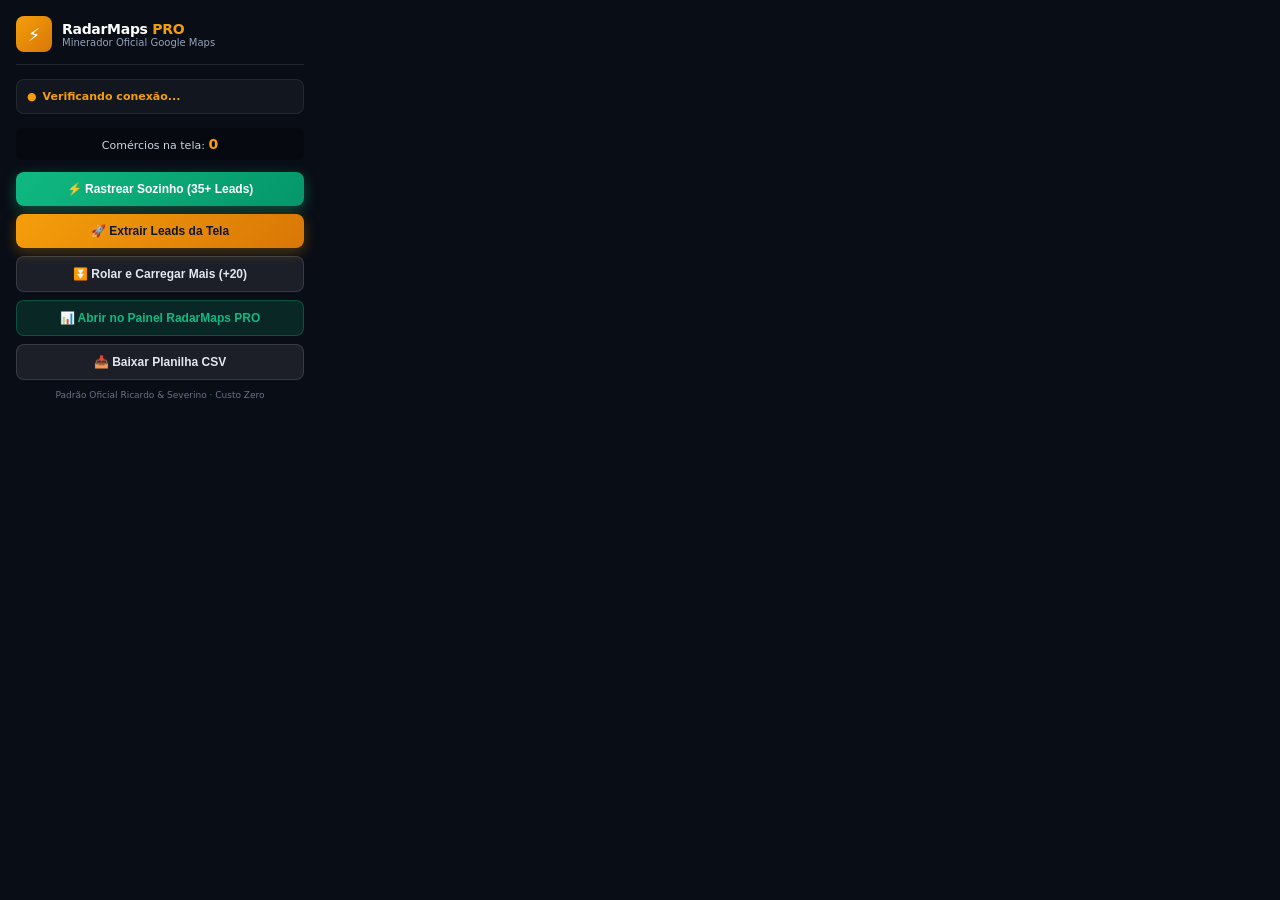
<file: extensao-chrome/popup.html>
<!DOCTYPE html>
<html lang="pt-BR">
<head>
  <meta charset="UTF-8">
  <title>RadarMaps PRO</title>
  <style>
    * { box-sizing: border-box; margin: 0; padding: 0; }
    body {
      width: 320px;
      background: #090d16;
      color: #f8fafc;
      font-family: system-ui, -apple-system, BlinkMacSystemFont, "Segoe UI", Roboto, sans-serif;
      padding: 16px;
    }
    .header {
      display: flex;
      align-items: center;
      gap: 10px;
      border-bottom: 1px solid rgba(255, 255, 255, 0.1);
      padding-bottom: 12px;
      margin-bottom: 14px;
    }
    .logo-badge {
      width: 36px;
      height: 36px;
      background: linear-gradient(135deg, #f59e0b, #d97706);
      border-radius: 8px;
      display: flex;
      align-items: center;
      justify-content: center;
      font-size: 18px;
      font-weight: 900;
      color: #fff;
    }
    .title-group h1 {
      font-size: 14px;
      font-weight: 800;
      color: #fff;
      letter-spacing: -0.3px;
    }
    .title-group p {
      font-size: 10px;
      color: #94a3b8;
    }
    .status-box {
      background: rgba(255, 255, 255, 0.04);
      border: 1px solid rgba(255, 255, 255, 0.08);
      border-radius: 8px;
      padding: 10px;
      margin-bottom: 14px;
      font-size: 11px;
    }
    .status-online {
      color: #10b981;
      font-weight: 700;
      display: flex;
      align-items: center;
      gap: 6px;
    }
    .status-offline {
      color: #f59e0b;
      font-weight: 700;
      display: flex;
      align-items: center;
      gap: 6px;
    }
    .btn {
      width: 100%;
      padding: 10px;
      border-radius: 8px;
      border: none;
      font-weight: 700;
      font-size: 12px;
      cursor: pointer;
      display: flex;
      align-items: center;
      justify-content: center;
      gap: 8px;
      margin-bottom: 8px;
      transition: all 0.2s ease;
    }
    .btn-amber {
      background: linear-gradient(135deg, #f59e0b, #d97706);
      color: #0f172a;
      box-shadow: 0 4px 14px rgba(245, 158, 11, 0.3);
    }
    .btn-amber:hover {
      filter: brightness(1.1);
      transform: translateY(-1px);
    }
    .btn-secondary {
      background: rgba(255, 255, 255, 0.08);
      color: #e2e8f0;
      border: 1px solid rgba(255, 255, 255, 0.12);
    }
    .btn-secondary:hover {
      background: rgba(255, 255, 255, 0.14);
    }
    .btn-emerald {
      background: rgba(16, 185, 129, 0.15);
      color: #10b981;
      border: 1px solid rgba(16, 185, 129, 0.3);
    }
    .btn-emerald:hover {
      background: rgba(16, 185, 129, 0.25);
    }
    .counter-display {
      text-align: center;
      padding: 8px;
      background: rgba(0, 0, 0, 0.3);
      border-radius: 6px;
      margin-bottom: 12px;
      font-size: 11px;
      color: #cbd5e1;
    }
    .counter-display strong {
      color: #f59e0b;
      font-size: 14px;
    }
    .footer {
      text-align: center;
      font-size: 9px;
      color: #64748b;
      margin-top: 10px;
    }
  </style>
</head>
<body>
  <div class="header">
    <div class="logo-badge">⚡</div>
    <div class="title-group">
      <h1>RadarMaps <span style="color:#f59e0b">PRO</span></h1>
      <p>Minerador Oficial Google Maps</p>
    </div>
  </div>

  <div id="statusContainer" class="status-box">
    <div class="status-offline">
      <span>●</span> Verificando conexão...
    </div>
  </div>

  <div class="counter-display">
    Comércios na tela: <strong id="leadCount">0</strong>
  </div>

  <button id="btnAutoMine" class="btn btn-amber" style="background: linear-gradient(135deg, #10b981, #059669); color: #fff; box-shadow: 0 4px 14px rgba(16, 185, 129, 0.4);">
    ⚡ Rastrear Sozinho (35+ Leads)
  </button>

  <button id="btnExtract" class="btn btn-amber">
    🚀 Extrair Leads da Tela
  </button>

  <button id="btnScroll" class="btn btn-secondary">
    ⏬ Rolar e Carregar Mais (+20)
  </button>

  <button id="btnOpenDashboard" class="btn btn-emerald">
    📊 Abrir no Painel RadarMaps PRO
  </button>

  <button id="btnExportCSV" class="btn btn-secondary">
    📥 Baixar Planilha CSV
  </button>

  <div class="footer">
    Padrão Oficial Ricardo & Severino · Custo Zero
  </div>

  <script src="popup.js"></script>
</body>
</html>
</file>
